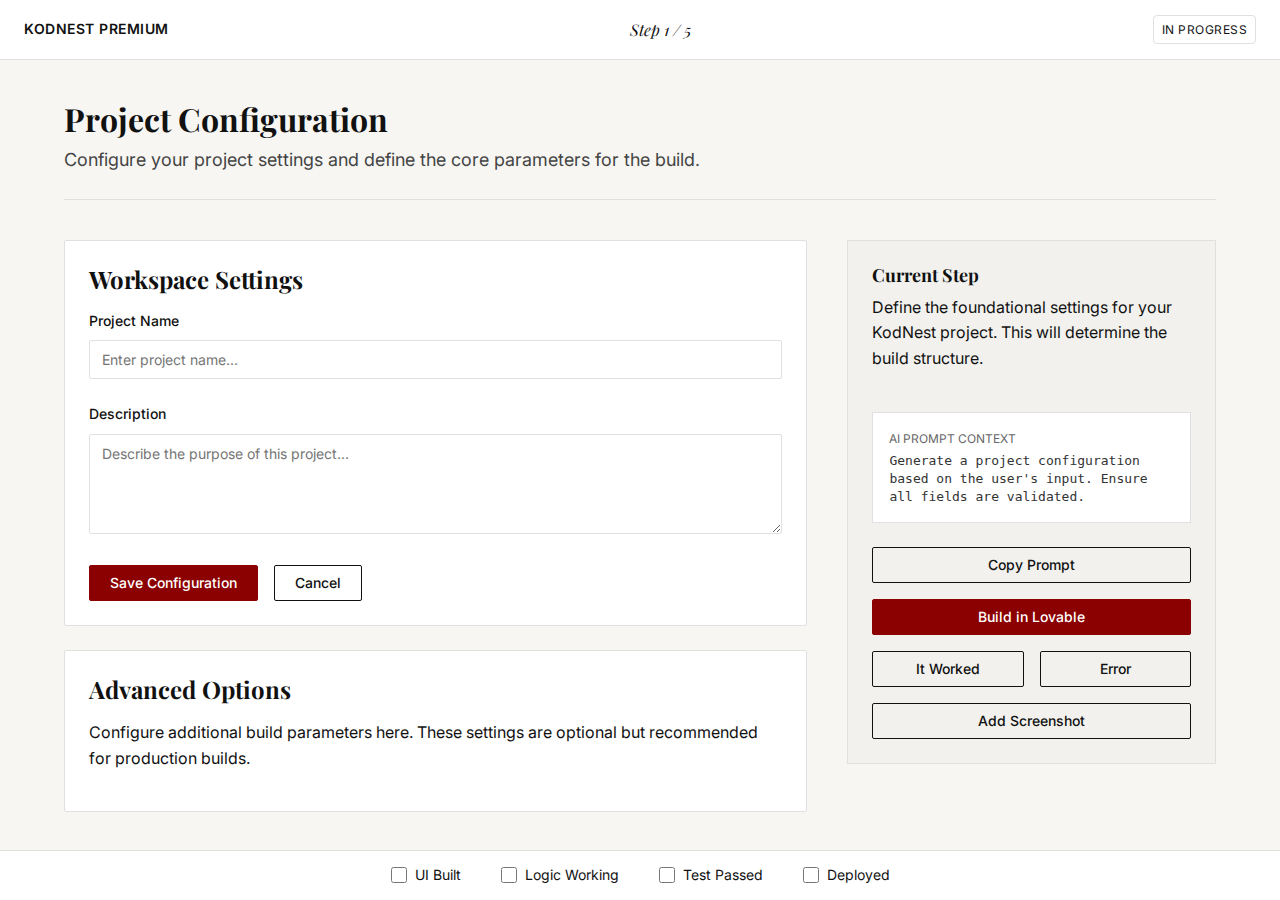
<file: index.html>
<!DOCTYPE html>
<html lang="en">
<head>
    <meta charset="UTF-8">
    <meta name="viewport" content="width=device-width, initial-scale=1.0">
    <title>KodNest Premium Build System</title>
    <link rel="preconnect" href="https://fonts.googleapis.com">
    <link rel="preconnect" href="https://fonts.gstatic.com" crossorigin>
    <link href="https://fonts.googleapis.com/css2?family=Inter:wght@400;500;600&family=Playfair+Display:wght@600;700&display=swap" rel="stylesheet">
    <link rel="stylesheet" href="styles.css">
</head>
<body>
    <div class="app-container">
        <!-- Top Bar -->
        <header class="top-bar">
            <div class="project-name">KodNest Premium</div>
            <div class="progress-indicator">Step 1 / 5</div>
            <div class="status-badge">In Progress</div>
        </header>

        <!-- Main Content Area -->
        <main class="main-content">
            <!-- Context Header -->
            <section class="context-header">
                <h1>Project Configuration</h1>
                <p class="subtext">Configure your project settings and define the core parameters for the build.</p>
            </section>

            <div class="workspace-grid">
                <!-- Primary Workspace -->
                <section class="primary-workspace">
                    <div class="card">
                        <h2>Workspace Settings</h2>
                        <div class="form-group">
                            <label for="project-name">Project Name</label>
                            <input type="text" id="project-name" placeholder="Enter project name..." class="input-field">
                        </div>
                        <div class="form-group">
                            <label for="description">Description</label>
                            <textarea id="description" placeholder="Describe the purpose of this project..." class="input-field"></textarea>
                        </div>
                        <div class="action-row">
                            <button class="btn btn-primary">Save Configuration</button>
                            <button class="btn btn-secondary">Cancel</button>
                        </div>
                    </div>

                    <div class="card">
                        <h2>Advanced Options</h2>
                        <p class="text-body">Configure additional build parameters here. These settings are optional but recommended for production builds.</p>
                        <!-- Example empty state or additional content -->
                    </div>
                </section>

                <!-- Secondary Panel -->
                <aside class="secondary-panel">
                    <div class="step-explanation">
                        <h3>Current Step</h3>
                        <p>Define the foundational settings for your KodNest project. This will determine the build structure.</p>
                    </div>
                    
                    <div class="prompt-box">
                        <label>AI Prompt Context</label>
                        <div class="prompt-content">
                            Generate a project configuration based on the user's input. Ensure all fields are validated.
                        </div>
                    </div>

                    <div class="panel-actions">
                        <button class="btn btn-secondary full-width">Copy Prompt</button>
                        <button class="btn btn-primary full-width">Build in Lovable</button>
                        <div class="feedback-actions">
                            <button class="btn btn-secondary flex-1">It Worked</button>
                            <button class="btn btn-secondary flex-1">Error</button>
                        </div>
                        <button class="btn btn-secondary full-width">Add Screenshot</button>
                    </div>
                </aside>
            </div>
        </main>

        <!-- Proof Footer -->
        <footer class="proof-footer">
            <div class="proof-item">
                <input type="checkbox" id="proof-ui">
                <label for="proof-ui">UI Built</label>
            </div>
            <div class="proof-item">
                <input type="checkbox" id="proof-logic">
                <label for="proof-logic">Logic Working</label>
            </div>
            <div class="proof-item">
                <input type="checkbox" id="proof-test">
                <label for="proof-test">Test Passed</label>
            </div>
            <div class="proof-item">
                <input type="checkbox" id="proof-deployed">
                <label for="proof-deployed">Deployed</label>
            </div>
        </footer>
    </div>
</body>
</html>
</file>
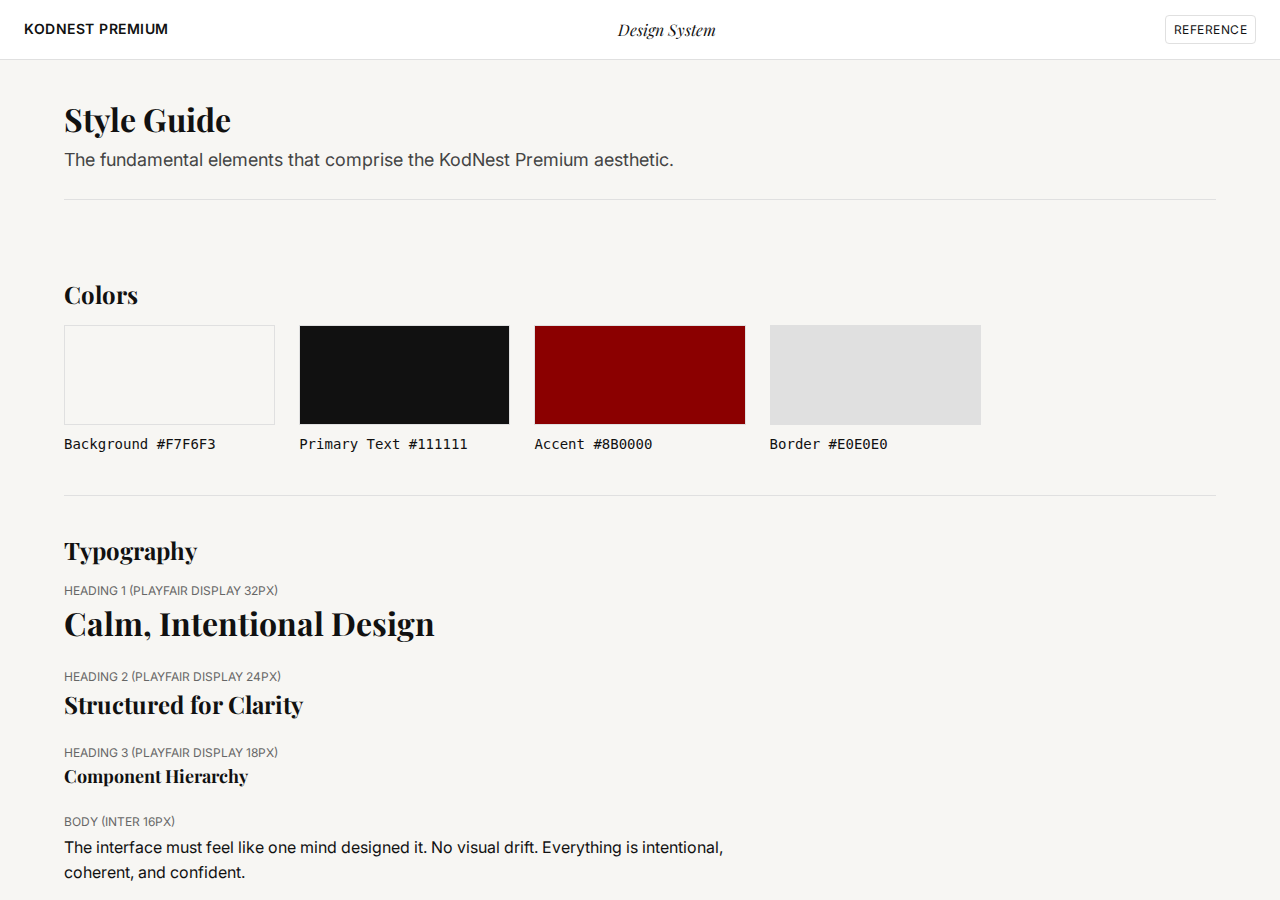
<file: style-guide.html>
<!DOCTYPE html>
<html lang="en">

<head>
    <meta charset="UTF-8">
    <meta name="viewport" content="width=device-width, initial-scale=1.0">
    <title>KodNest Design System</title>
    <link rel="preconnect" href="https://fonts.googleapis.com">
    <link rel="preconnect" href="https://fonts.gstatic.com" crossorigin>
    <link
        href="https://fonts.googleapis.com/css2?family=Inter:wght@400;500;600&family=Playfair+Display:wght@600;700&display=swap"
        rel="stylesheet">
    <link rel="stylesheet" href="styles.css">
    <style>
        .guide-section {
            padding: 40px 0;
            border-bottom: 1px solid var(--border-color);
        }

        .guide-grid {
            display: grid;
            grid-template-columns: repeat(auto-fill, minmax(200px, 1fr));
            gap: 24px;
        }

        .color-swatch {
            height: 100px;
            border: 1px solid var(--border-color);
            margin-bottom: 8px;
        }

        .swatch-label {
            font-size: 14px;
            font-family: monospace;
        }

        .type-row {
            margin-bottom: 24px;
        }

        .type-label {
            display: block;
            font-size: 12px;
            color: #666;
            margin-bottom: 4px;
            text-transform: uppercase;
        }
    </style>
</head>

<body>
    <div class="app-container">
        <header class="top-bar">
            <div class="project-name">KodNest Premium</div>
            <div class="progress-indicator">Design System</div>
            <div class="status-badge">Reference</div>
        </header>

        <main class="main-content">
            <section class="context-header">
                <h1>Style Guide</h1>
                <p class="subtext">The fundamental elements that comprise the KodNest Premium aesthetic.</p>
            </section>

            <section class="guide-section">
                <h2>Colors</h2>
                <div class="guide-grid">
                    <div>
                        <div class="color-swatch" style="background-color: var(--bg-color);"></div>
                        <div class="swatch-label">Background #F7F6F3</div>
                    </div>
                    <div>
                        <div class="color-swatch" style="background-color: var(--text-primary);"></div>
                        <div class="swatch-label">Primary Text #111111</div>
                    </div>
                    <div>
                        <div class="color-swatch" style="background-color: var(--accent-color);"></div>
                        <div class="swatch-label">Accent #8B0000</div>
                    </div>
                    <div>
                        <div class="color-swatch" style="background-color: var(--border-color);"></div>
                        <div class="swatch-label">Border #E0E0E0</div>
                    </div>
                </div>
            </section>

            <section class="guide-section">
                <h2>Typography</h2>
                <div class="type-row">
                    <span class="type-label">Heading 1 (Playfair Display 32px)</span>
                    <h1>Calm, Intentional Design</h1>
                </div>
                <div class="type-row">
                    <span class="type-label">Heading 2 (Playfair Display 24px)</span>
                    <h2>Structured for Clarity</h2>
                </div>
                <div class="type-row">
                    <span class="type-label">Heading 3 (Playfair Display 18px)</span>
                    <h3>Component Hierarchy</h3>
                </div>
                <div class="type-row">
                    <span class="type-label">Body (Inter 16px)</span>
                    <p>The interface must feel like one mind designed it. No visual drift. Everything is intentional,
                        coherent, and confident.</p>
                </div>
                <div class="type-row">
                    <span class="type-label">Subtext (Inter 18px)</span>
                    <p class="subtext">A subtle introduction to the content that follows.</p>
                </div>
            </section>

            <section class="guide-section">
                <h2>Buttons</h2>
                <div class="action-row">
                    <button class="btn btn-primary">Primary Action</button>
                    <button class="btn btn-secondary">Secondary Action</button>
                </div>
            </section>

            <section class="guide-section">
                <h2>Inputs</h2>
                <div style="max-width: 400px;">
                    <div class="form-group">
                        <label>Input Label</label>
                        <input type="text" class="input-field" placeholder="Placeholder text...">
                    </div>
                    <div class="form-group">
                        <label>Active Input</label>
                        <input type="text" class="input-field" value="Filled content"
                            style="border-color: var(--text-primary);">
                    </div>
                </div>
            </section>

            <section class="guide-section">
                <h2>Cards</h2>
                <div class="card" style="max-width: 400px;">
                    <h2>Card Headling</h2>
                    <p>Cards have a subtle border and no drop shadow. They are used to group related content.</p>
                    <div class="action-row">
                        <button class="btn btn-secondary">Card Action</button>
                    </div>
                </div>
            </section>

            <section class="guide-section">
                <h2>Spacing Scale</h2>
                <div style="display: flex; align-items: flex-end; gap: 10px;">
                    <div style="width: 20px; background: #ddd; height: 8px;"></div> <span
                        class="swatch-label">8px</span>
                    <div style="width: 20px; background: #ddd; height: 16px;"></div> <span
                        class="swatch-label">16px</span>
                    <div style="width: 20px; background: #ddd; height: 24px;"></div> <span
                        class="swatch-label">24px</span>
                    <div style="width: 20px; background: #ddd; height: 40px;"></div> <span
                        class="swatch-label">40px</span>
                    <div style="width: 20px; background: #ddd; height: 64px;"></div> <span
                        class="swatch-label">64px</span>
                </div>
            </section>
        </main>
    </div>
</body>

</html>
</file>
<file: styles.css>
:root {
    /* Color System */
    --bg-color: #F7F6F3;
    --text-primary: #111111;
    --accent-color: #8B0000;
    --border-color: #E0E0E0;
    --surface-color: #FFFFFF;
    --success-color: #4CAF50; /* Muted green placeholder */
    --warning-color: #FFC107; /* Muted amber placeholder */

    /* Typography */
    --font-heading: 'Playfair Display', serif;
    --font-body: 'Inter', sans-serif;

    /* Spacing System */
    --space-xs: 8px;
    --space-sm: 16px;
    --space-md: 24px;
    --space-lg: 40px;
    --space-xl: 64px;

    /* Layout */
    --max-text-width: 720px;
    --header-height: 60px;
    --footer-height: 50px;
}

* {
    box-sizing: border-box;
    margin: 0;
    padding: 0;
}

body {
    background-color: var(--bg-color);
    color: var(--text-primary);
    font-family: var(--font-body);
    font-size: 16px;
    line-height: 1.6;
    -webkit-font-smoothing: antialiased;
    -moz-osx-font-smoothing: grayscale;
    height: 100vh;
    display: flex;
    flex-direction: column;
}

.app-container {
    display: flex;
    flex-direction: column;
    height: 100%;
}

/* Typography */
h1, h2, h3 {
    font-family: var(--font-heading);
    font-weight: 700;
    color: var(--text-primary);
    line-height: 1.2;
}

h1 { font-size: 32px; margin-bottom: var(--space-xs); }
h2 { font-size: 24px; margin-bottom: var(--space-sm); }
h3 { font-size: 18px; margin-bottom: var(--space-xs); }

p {
    max-width: var(--max-text-width);
    margin-bottom: var(--space-sm);
}

.subtext {
    font-size: 18px;
    color: #444; 
    margin-bottom: 0;
}

/* Top Bar */
.top-bar {
    height: var(--header-height);
    background-color: var(--surface-color);
    border-bottom: 1px solid var(--border-color);
    display: flex;
    align-items: center;
    justify-content: space-between;
    padding: 0 var(--space-md);
    flex-shrink: 0;
}

.project-name {
    font-weight: 600;
    font-size: 14px;
    letter-spacing: 0.5px;
    text-transform: uppercase;
}

.progress-indicator {
    font-family: var(--font-heading);
    font-style: italic;
    font-size: 16px;
}

.status-badge {
    font-size: 12px;
    padding: 4px 8px;
    border: 1px solid var(--border-color);
    border-radius: 4px; /* Consistent subtle rounding */
    text-transform: uppercase;
    letter-spacing: 0.5px;
}

/* Main Content */
.main-content {
    flex: 1;
    overflow-y: auto;
    padding: var(--space-lg) var(--space-xl);
    max-width: 1400px;
    margin: 0 auto;
    width: 100%;
}

/* Context Header */
.context-header {
    margin-bottom: var(--space-lg);
    border-bottom: 1px solid var(--border-color); /* Optional separation */
    padding-bottom: var(--space-md);
}

/* Workspace Grid */
.workspace-grid {
    display: flex;
    gap: var(--space-lg);
    align-items: flex-start;
}

.primary-workspace {
    flex: 7;
    display: flex;
    flex-direction: column;
    gap: var(--space-md);
}

.secondary-panel {
    flex: 3;
    display: flex;
    flex-direction: column;
    gap: var(--space-md);
    background: #F2F1EE; /* Slightly darker than bg for subtle distinction */
    padding: var(--space-md);
    border: 1px solid var(--border-color);
}

/* Cards */
.card {
    background: var(--surface-color);
    border: 1px solid var(--border-color);
    padding: var(--space-md);
    border-radius: 2px; /* Minimal radius */
}

/* Components */
.btn {
    display: inline-flex;
    align-items: center;
    justify-content: center;
    padding: 10px 20px;
    font-family: var(--font-body);
    font-size: 14px;
    font-weight: 500;
    cursor: pointer;
    transition: all 0.2s ease-in-out;
    border-radius: 2px;
    text-decoration: none;
    line-height: 1;
}

.btn-primary {
    background-color: var(--accent-color);
    color: white;
    border: 1px solid var(--accent-color);
}

.btn-primary:hover {
    background-color: #660000; /* Darker red */
    border-color: #660000;
}

.btn-secondary {
    background-color: transparent;
    color: var(--text-primary);
    border: 1px solid var(--text-primary);
}

.btn-secondary:hover {
    background-color: rgba(0,0,0,0.05);
}

.full-width {
    width: 100%;
}

.flex-1 {
    flex: 1;
}

.action-row {
    display: flex;
    gap: var(--space-sm);
    margin-top: var(--space-md);
}

.panel-actions {
    display: flex;
    flex-direction: column;
    gap: var(--space-sm);
}

.feedback-actions {
    display: flex;
    gap: var(--space-sm);
}

/* Inputs */
.form-group {
    margin-bottom: var(--space-md);
}

.form-group label {
    display: block;
    margin-bottom: 8px;
    font-weight: 500;
    font-size: 14px;
}

.input-field {
    width: 100%;
    padding: 10px 12px;
    font-family: var(--font-body);
    font-size: 14px;
    border: 1px solid var(--border-color);
    background-color: white;
    border-radius: 2px;
    outline: none;
    transition: border-color 0.2s ease;
}

.input-field:focus {
    border-color: var(--text-primary);
}

textarea.input-field {
    min-height: 100px;
    resize: vertical;
}

/* Prompt Box */
.prompt-box {
    background: white;
    border: 1px solid var(--border-color);
    padding: var(--space-sm);
}

.prompt-box label {
    display: block;
    font-size: 12px;
    text-transform: uppercase;
    color: #666;
    margin-bottom: 4px;
}

.prompt-content {
    font-family: monospace;
    font-size: 13px;
    color: #333;
    line-height: 1.4;
}

/* Proof Footer */
.proof-footer {
    height: var(--footer-height);
    background-color: var(--surface-color);
    border-top: 1px solid var(--border-color);
    display: flex;
    align-items: center;
    justify-content: center;
    gap: var(--space-lg);
    flex-shrink: 0;
    font-size: 14px;
}

.proof-item {
    display: flex;
    align-items: center;
    gap: 8px;
}

.proof-item input[type="checkbox"] {
    accent-color: var(--accent-color);
    width: 16px;
    height: 16px;
    cursor: pointer;
}

.proof-item label {
    cursor: pointer;
}
</file>
